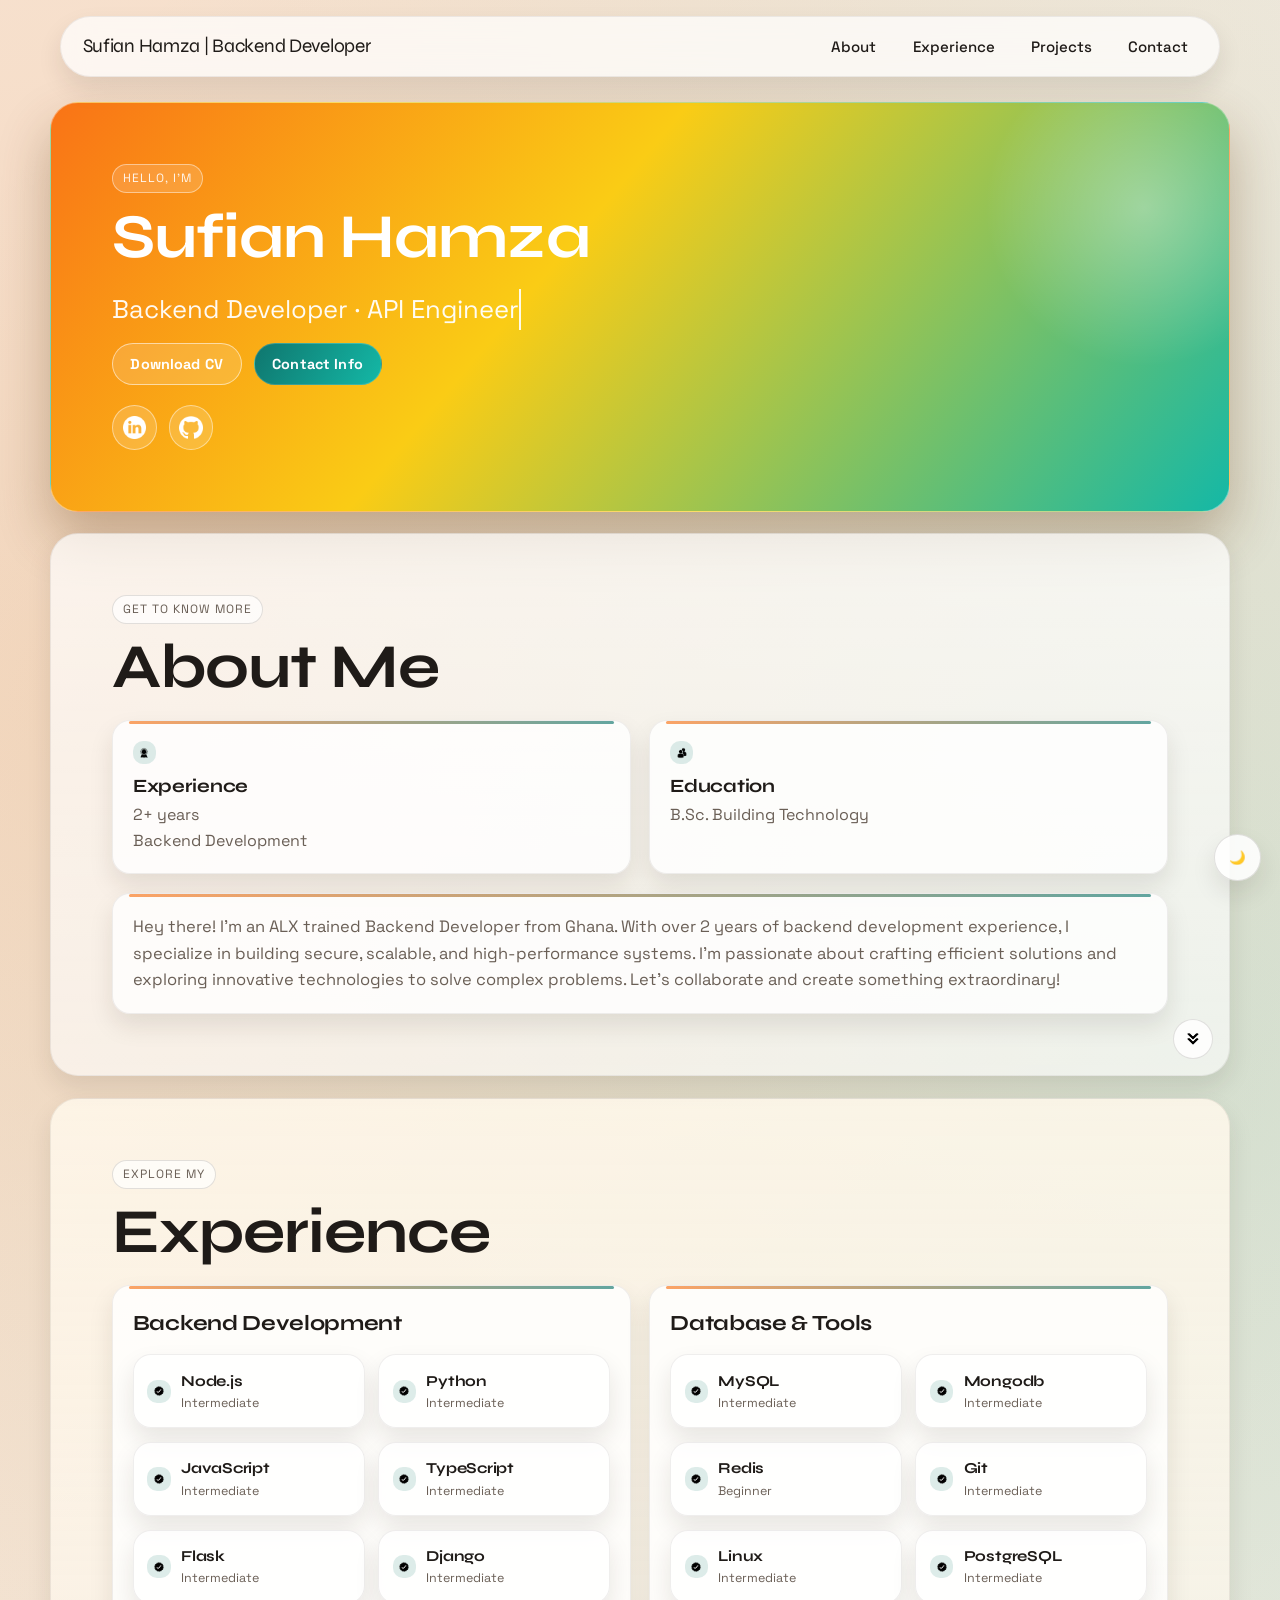
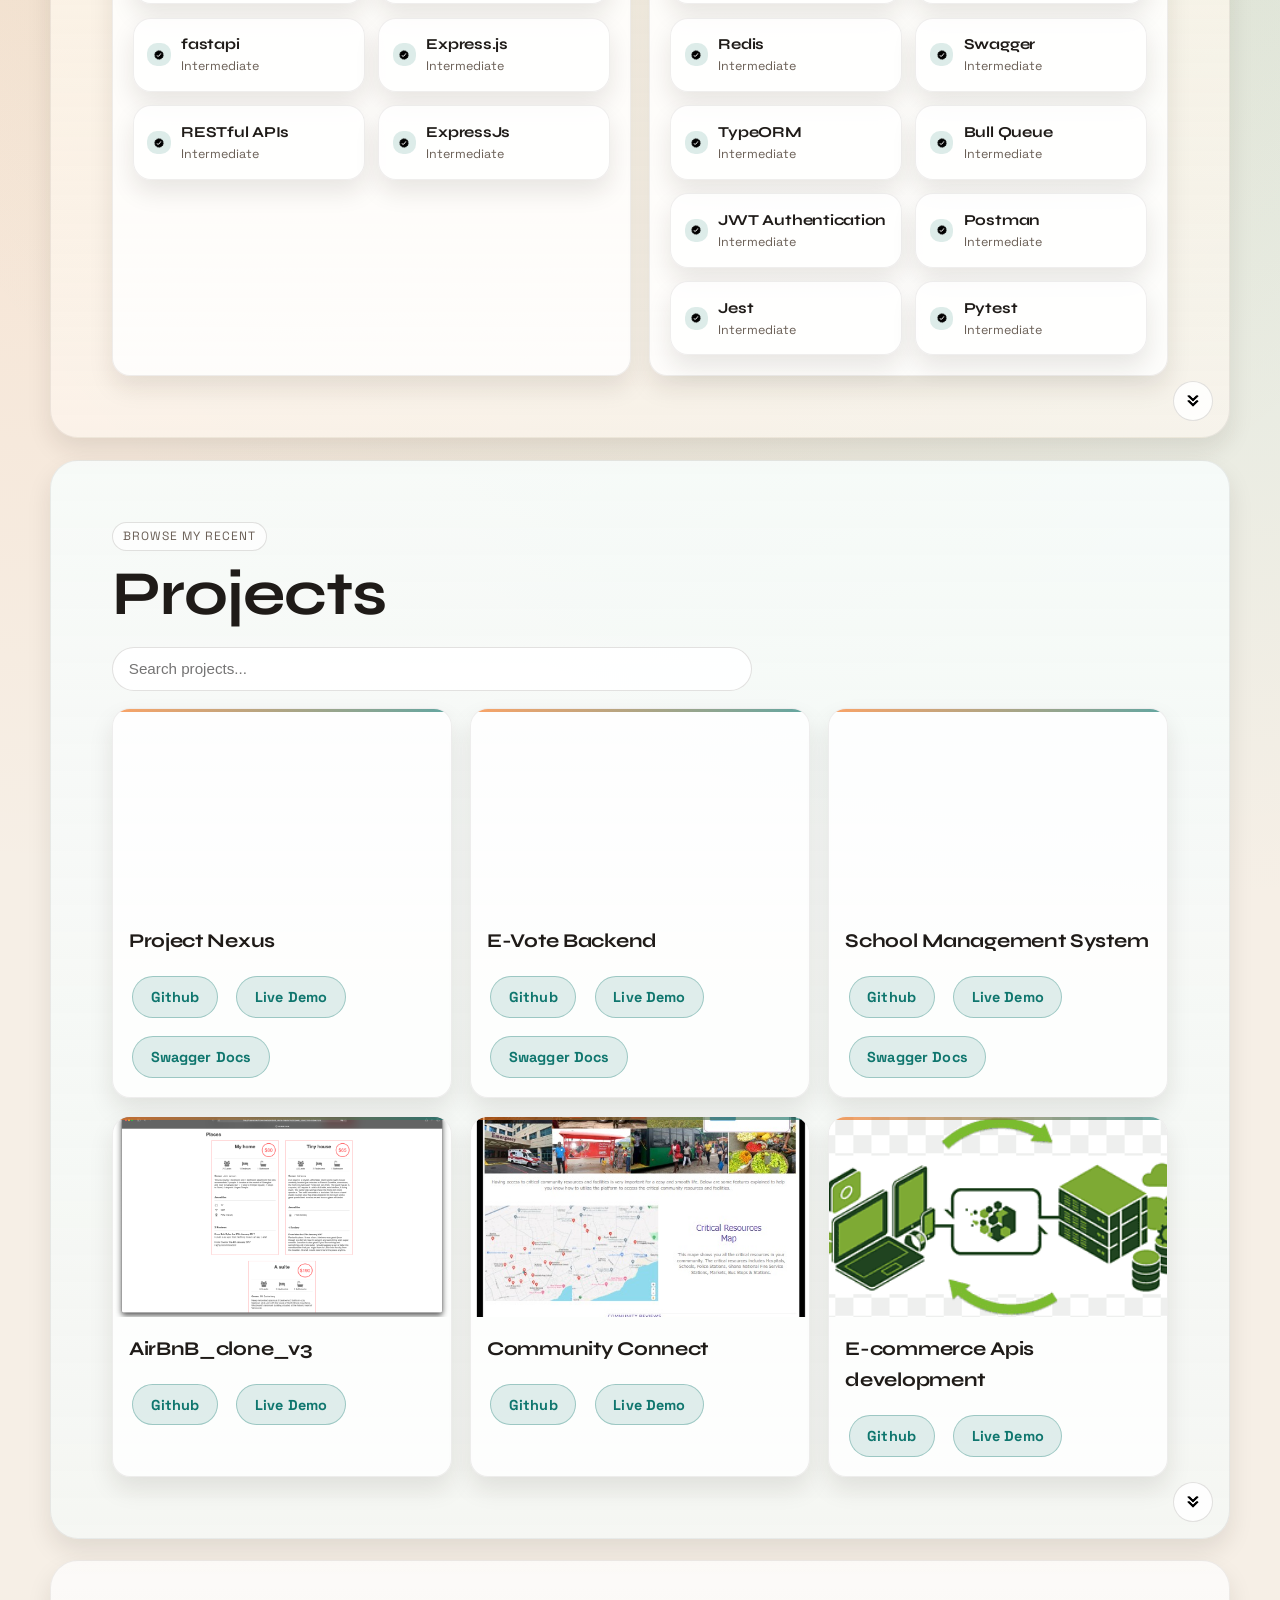
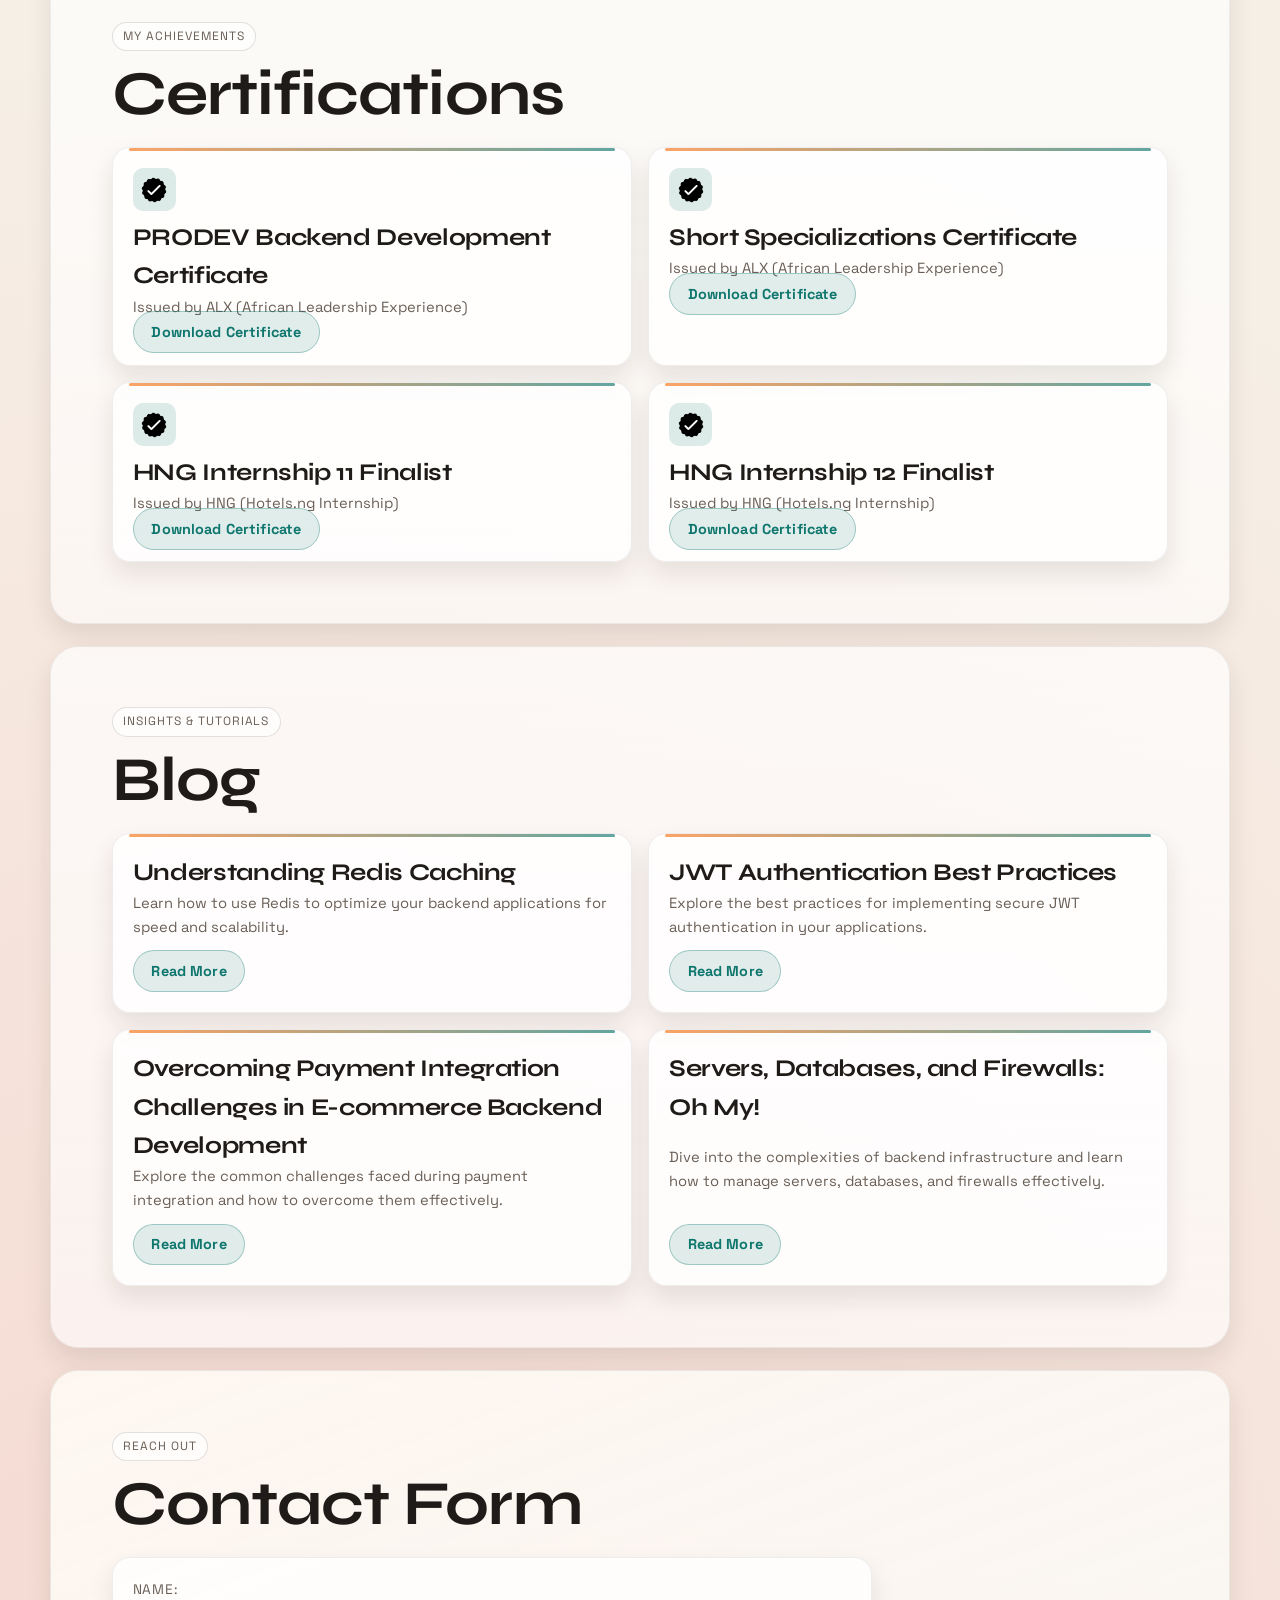
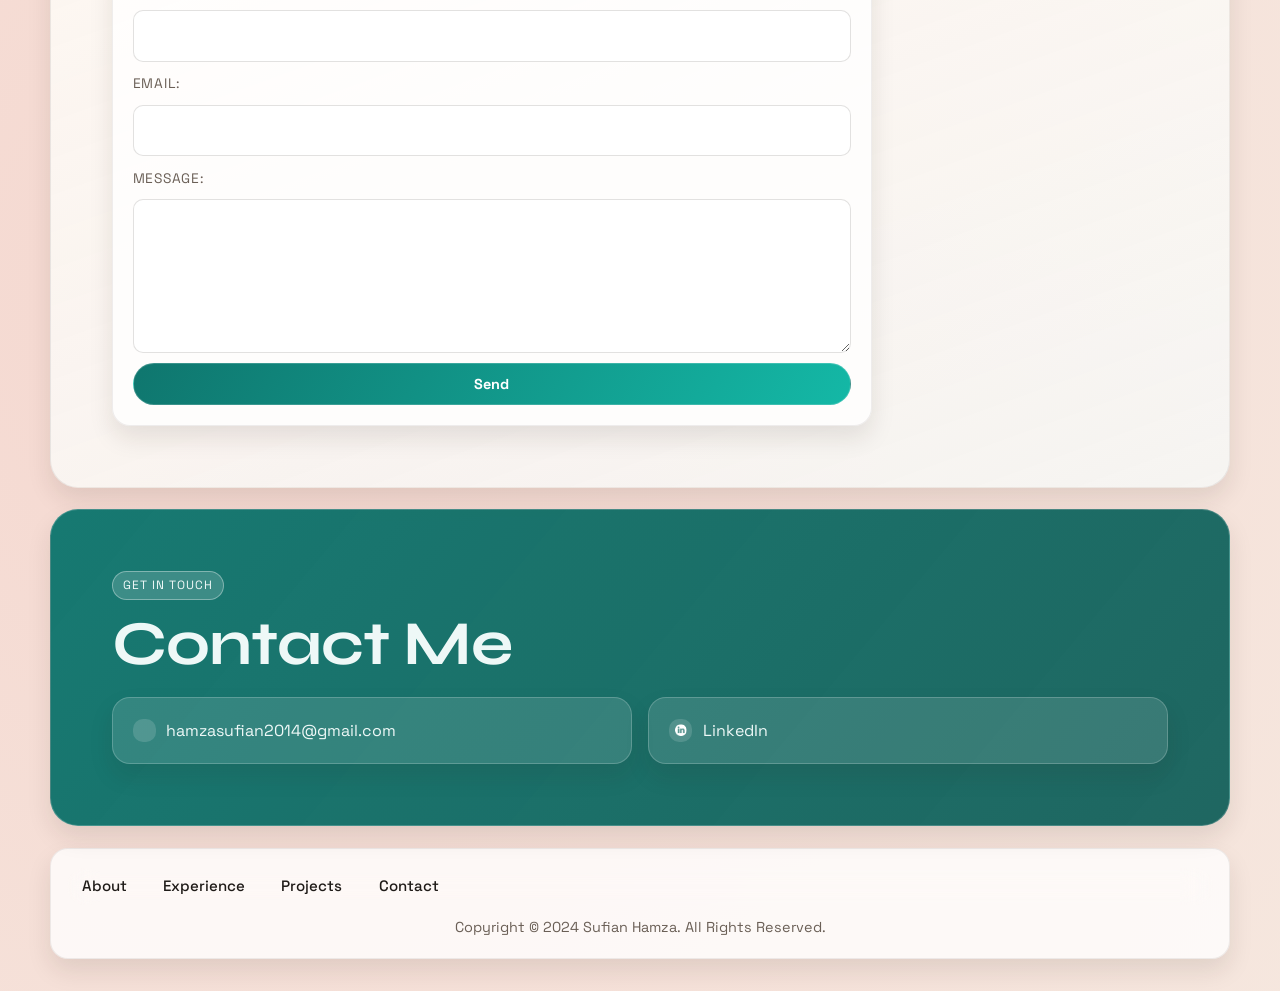
<file: index.html>
<!DOCTYPE html>
<html lang="en">

<head>
    <meta charset="UTF-8" />
    <meta http-equiv="X-UA-Compatible" content="IE=edge" />
    <meta name="viewport" content="width=device-width, initial-scale=1.0" />
    <title>Sufian Hamza | Backend Developer</title>
    <meta name="description" content="Portfolio website of Sufian Hamza, a backend developer focused on scalable APIs, secure systems, and high-performance web services." />
    <meta name="author" content="Sufian Hamza" />
    <meta name="robots" content="index, follow" />
    <meta name="theme-color" content="#0f766e" />
    <link rel="canonical" href="https://zee-ham-su.github.io/portfolio-website/" />

    <meta property="og:type" content="website" />
    <meta property="og:title" content="Sufian Hamza | Backend Developer" />
    <meta property="og:description" content="Backend developer portfolio showcasing projects, certifications, and technical writing." />
    <meta property="og:url" content="https://zee-ham-su.github.io/portfolio-website/" />
    <meta property="og:image" content="https://zee-ham-su.github.io/portfolio-website/assets/project-4.png" />
    <meta property="og:image:alt" content="Project preview from Sufian Hamza portfolio" />

    <meta name="twitter:card" content="summary_large_image" />
    <meta name="twitter:title" content="Sufian Hamza | Backend Developer" />
    <meta name="twitter:description" content="Backend developer portfolio showcasing projects, certifications, and technical writing." />
    <meta name="twitter:image" content="https://zee-ham-su.github.io/portfolio-website/assets/project-4.png" />

    <link rel="stylesheet" href="style.css" />
    <link rel="stylesheet" href="mediaqueries.css" />
    <!-- Google Analytics -->
    <script async src="https://www.googletagmanager.com/gtag/js?id=UA-XXXXXXXXX-X"></script>
    <script>
        window.dataLayer = window.dataLayer || [];
        function gtag(){dataLayer.push(arguments);}
        gtag('js', new Date());

        gtag('config', 'UA-XXXXXXXXX-X');
    </script>
</head>

<body>
    <nav id="desktop-nav">
        <div class="logo">Sufian Hamza | Backend Developer</div>
        <div>
            <ul class="nav-links">
                <li><a href="#about">About</a></li>
                <li><a href="#experience">Experience</a></li>
                <li><a href="#projects">Projects</a></li>
                <li><a href="#contact">Contact</a></li>
            </ul>
        </div>
    </nav>
    <nav id="hamburger-nav">
        <div class="logo">Sufian Hamza | Backend Developer</div>
        <div class="hamburger-menu">
            <button class="hamburger-icon" type="button" aria-label="Toggle navigation menu" aria-expanded="false" onclick="toggleMenu()">
                <span></span>
                <span></span>
                <span></span>
            </button>
            <ul class="menu-links">
                <li><a href="#about" onclick="toggleMenu()">About</a></li>
                <li><a href="#experience" onclick="toggleMenu()">Experience</a></li>
                <li><a href="#projects" onclick="toggleMenu()">Projects</a></li>
                <li><a href="#contact" onclick="toggleMenu()">Contact</a></li>
            </ul>
        </div>
    </nav>
    <button id="dark-mode-toggle" class="theme-toggle" type="button" aria-label="Toggle dark mode" aria-pressed="false">🌙</button>
    <section id="profile">
        <div class="section__text">
            <p class="section__text__p1">Hello, I'm</p>
            <h1 class="title glow-text">Sufian Hamza</h1>
            <p class="section__text__p2"><span class="typed-text"></span><span class="cursor">&nbsp;</span></p>
            <div class="btn-container">
                <button class="btn btn-color-2" onclick="window.open('./assets/resume-example.pdf')">
                    Download CV
                </button>
                <button class="btn btn-color-1" onclick="location.href='./#contact'">
                    Contact Info
                </button>
            </div>
            <div id="socials-container">
                <a href="https://www.linkedin.com/in/hamza-sufian-4b1200106?lipi=urn%3Ali%3Apage%3Ad_flagship3_profile_view_base_contact_details%3BFi2xtFT2TN6ev2rzOmdROA%3D%3D"
                    target="_blank" rel="noopener noreferrer" aria-label="Open LinkedIn profile">
                    <img loading="eager" decoding="async" fetchpriority="high" src="./assets/linkedin.png" alt="My LinkedIn profile" class="icon" />
                </a>
                <a href="https://github.com/zee-ham-su" target="_blank" rel="noopener noreferrer" aria-label="Open GitHub profile">
                    <img loading="eager" decoding="async" fetchpriority="high" src="./assets/github.png" alt="My Github profile" class="icon" />
                </a>
            </div>
        </div>
    </section>
    <section id="about">
        <p class="section__text__p1">Get To Know More</p>
        <h1 class="title">About Me</h1>
        <div class="section-container">
            <div class="about-details-container">
                <div class="about-containers">
                    <div class="details-container">
                        <img loading="lazy" decoding="async" src="./assets/experience.png" alt="Experience icon" class="icon" />
                        <h3>Experience</h3>
                        <p>2+ years <br />Backend Development</p>
                    </div>
                    <div class="details-container">
                        <img loading="lazy" decoding="async" src="./assets/education.png" alt="Education icon" class="icon" />
                        <h3>Education</h3>
                        <p>B.Sc. Building Technology<br /></p>
                    </div>
                </div>
                <div class="text-container">
                    <p>
                        Hey there! I'm an ALX trained Backend Developer from Ghana.
                        With over 2 years of backend development experience, I specialize in building secure, scalable, and high-performance systems. I'm passionate about crafting efficient solutions and exploring innovative technologies to solve complex problems. Let's collaborate and create something extraordinary!
                    </p>
                </div>
            </div>
        </div>
        <a href="#experience" class="arrow" aria-label="Go to Experience section">
            <img loading="lazy" decoding="async" src="./assets/arrow.png" alt="Arrow icon" class="icon" />
        </a>
    </section>
    <section id="experience">
        <p class="section__text__p1">Explore My</p>
        <h1 class="title">Experience</h1>
        <div class="experience-details-container">
            <div class="about-containers">
                <div class="details-container">
                    <h2 class="experience-sub-title">Backend Development</h2>
                    <div class="article-container">
                        <article>
                            <img loading="lazy" decoding="async" src="./assets/checkmark.png" alt="Experience icon" class="icon" />
                            <div>
                                <h3>Node.js</h3>
                                <p>Intermediate</p>
                            </div>
                        </article>
                        <article>
                            <img loading="lazy" decoding="async" src="./assets/checkmark.png" alt="Experience icon" class="icon" />
                            <div>
                                <h3>Python</h3>
                                <p>Intermediate</p>
                            </div>
                        </article>
                        <article>
                            <img loading="lazy" decoding="async" src="./assets/checkmark.png" alt="Experience icon" class="icon" />
                            <div>
                                <h3>JavaScript</h3>
                                <p>Intermediate</p>
                            </div>
                        </article>

                        <article>
                            <img loading="lazy" decoding="async" src="./assets/checkmark.png" alt="Experience icon" class="icon" />
                            <div>
                                <h3>TypeScript</h3>
                                <p>Intermediate</p>
                            </div>
                        </article>
                        <article>
                            <img loading="lazy" decoding="async" src="./assets/checkmark.png" alt="Experience icon" class="icon" />
                            <div>
                                <h3>Flask</h3>
                                <p>Intermediate</p>
                            </div>
                        </article>
                        <article>
                            <img loading="lazy" decoding="async" src="./assets/checkmark.png" alt="Experience icon" class="icon" />
                            <div>
                                <h3>Django</h3>
                                <p>Intermediate</p>
                            </div>
                        </article>
                        <article>
                            <img loading="lazy" decoding="async" src="./assets/checkmark.png" alt="Experience icon" class="icon" />
                            <div>
                                <h3>fastapi</h3>
                                <p>Intermediate</p>
                            </div>
                        </article>
                        <article>
                            <img loading="lazy" decoding="async" src="./assets/checkmark.png" alt="Experience icon" class="icon" />
                            <div>
                                <h3>Express.js</h3>
                                <p>Intermediate</p>
                            </div>
                        </article>
                        <article>
                            <img loading="lazy" decoding="async" src="./assets/checkmark.png" alt="Experience icon" class="icon" />
                            <div>
                                <h3>RESTful APIs</h3>
                                <p>Intermediate</p>
                            </div>
                        </article>
                        <article>
                            <img loading="lazy" decoding="async" src="./assets/checkmark.png" alt="Experience icon" class="icon" />
                            <div>
                                <h3>ExpressJs</h3>
                                <p>Intermediate</p>
                            </div>
                        </article>
                    </div>
                </div>
                <div class="details-container">
                    <h2 class="experience-sub-title">Database & Tools</h2>
                    <div class="article-container">
                        <article>
                            <img loading="lazy" decoding="async" src="./assets/checkmark.png" alt="Experience icon" class="icon" />
                            <div>
                                <h3>MySQL</h3>
                                <p>Intermediate</p>
                            </div>
                        </article>
                        <article>
                            <img loading="lazy" decoding="async" src="./assets/checkmark.png" alt="Experience icon" class="icon" />
                            <div>
                                <h3>Mongodb</h3>
                                <p>Intermediate</p>
                            </div>
                        </article>
                        <article>
                            <img loading="lazy" decoding="async" src="./assets/checkmark.png" alt="Experience icon" class="icon" />
                            <div>
                                <h3>Redis</h3>
                                <p>Beginner</p>
                            </div>
                        </article>
                        <article>
                            <img loading="lazy" decoding="async" src="./assets/checkmark.png" alt="Experience icon" class="icon" />
                            <div>
                                <h3>Git</h3>
                                <p>Intermediate</p>
                            </div>
                        </article>
                        <article>
                            <img loading="lazy" decoding="async" src="./assets/checkmark.png" alt="Experience icon" class="icon" />
                            <div>
                                <h3>Linux</h3>
                                <p>Intermediate</p>
                            </div>
                        </article>
                        <article>
                            <img loading="lazy" decoding="async" src="./assets/checkmark.png" alt="Experience icon" class="icon" />
                            <div>
                                <h3>PostgreSQL</h3>
                                <p>Intermediate</p>
                            </div>
                        </article>
                        <article>
                            <img loading="lazy" decoding="async" src="./assets/checkmark.png" alt="Experience icon" class="icon" />
                            <div>
                                <h3>Redis</h3>
                                <p>Intermediate</p>
                            </div>
                        </article>
                        <article>
                            <img loading="lazy" decoding="async" src="./assets/checkmark.png" alt="Experience icon" class="icon" />
                            <div>
                                <h3>Swagger</h3>
                                <p>Intermediate</p>
                            </div>
                        </article>
                        <article>
                            <img loading="lazy" decoding="async" src="./assets/checkmark.png" alt="Experience icon" class="icon" />
                            <div>
                                <h3>TypeORM</h3>
                                <p>Intermediate</p>
                            </div>
                        </article>
                        <article>
                            <img loading="lazy" decoding="async" src="./assets/checkmark.png" alt="Experience icon" class="icon" />
                            <div>
                                <h3>Bull Queue</h3>
                                <p>Intermediate</p>
                            </div>
                        </article>
                        <article>
                            <img loading="lazy" decoding="async" src="./assets/checkmark.png" alt="Experience icon" class="icon" />
                            <div>
                                <h3>JWT Authentication</h3>
                                <p>Intermediate</p>
                            </div>
                        </article>
                        <article>
                            <img loading="lazy" decoding="async" src="./assets/checkmark.png" alt="Experience icon" class="icon" />
                            <div>
                                <h3>Postman</h3>
                                <p>Intermediate</p>
                            </div>
                        </article>
                        <article>
                            <img loading="lazy" decoding="async" src="./assets/checkmark.png" alt="Experience icon" class="icon" />
                            <div>
                                <h3>Jest</h3>
                                <p>Intermediate</p>
                            </div>
                        </article>
                        <article>
                            <img loading="lazy" decoding="async" src="./assets/checkmark.png" alt="Experience icon" class="icon" />
                            <div>
                                <h3>Pytest</h3>
                                <p>Intermediate</p>
                            </div>
                        </article>
                    </div>
                </div>
            </div>
        </div>
        <a href="#projects" class="arrow" aria-label="Go to Projects section">
            <img loading="lazy" decoding="async" src="./assets/arrow.png" alt="Arrow icon" class="icon" />
        </a>
    </section>
    <section id="projects">
        <p class="section__text__p1">Browse My Recent</p>
        <h1 class="title">Projects</h1>
        <div id="project-filter">
            <input type="text" id="searchBar" placeholder="Search projects...">
        </div>
        <div class="experience-details-container">
            <div class="about-containers">
                <div class="details-container color-container">
                    <div class="article-container">
                        <img loading="lazy" decoding="async" src="./assets/project-4.png" alt="Project 4" class="project-img" fetchpriority="low" />
                    </div>
                    <h2 class="experience-sub-title project-title">Project Nexus</h2>
                    <div class="btn-container">
                        <button class="btn btn-color-2 project-btn"
                            onclick="location.href='https://github.com/zee-ham-su/Project-Nexus'">
                            Github
                        </button>
                        <button class="btn btn-color-2 project-btn"
                            onclick="location.href='https://sankofa-flix.vercel.app/'">
                            Live Demo
                        </button>
                        <button class="btn btn-color-2 project-btn"
                            onclick="location.href='https://flick-nexus-finder-7b5f0047c57a.herokuapp.com/api/docs/'">
                            Swagger Docs
                        </button>
                    </div>
                </div>
                <div class="details-container color-container">
                    <div class="article-container">
                        <img loading="lazy" decoding="async" src="./assets/project-5.png" alt="Project 5" class="project-img" fetchpriority="low" />
                    </div>
                    <h2 class="experience-sub-title project-title">E-Vote Backend</h2>
                    <div class="btn-container">
                        <button class="btn btn-color-2 project-btn"
                            onclick="location.href='https://github.com/hngprojects/E-Vote-BE'">
                            Github
                        </button>
                        <button class="btn btn-color-2 project-btn"
                            onclick="location.href='https://resolve.vote/'">
                            Live Demo
                        </button>
                        <button class="btn btn-color-2 project-btn"
                            onclick="location.href='https://api.staging.resolve.vote/api/docs#/'">
                            Swagger Docs
                        </button>
                    </div>
                </div>
                <div class="details-container color-container">
                    <div class="article-container">
                        <img loading="lazy" decoding="async" src="./assets/project-6.png" alt="Project 6" class="project-img" fetchpriority="low" />
                    </div>
                    <h2 class="experience-sub-title project-title">School Management System</h2>
                    <div class="btn-container">
                        <button class="btn btn-color-2 project-btn"
                            onclick="location.href='https://github.com/myssinc/SMS'">
                            Github
                        </button>
                        <button class="btn btn-color-2 project-btn"
                            onclick="location.href='http://143.110.220.72/login'">
                            Live Demo
                        </button>
                        <button class="btn btn-color-2 project-btn"
                            onclick="location.href='http://143.110.220.72/swagger/'">
                            Swagger Docs
                        </button>
                    </div>
                </div>
                <div class="details-container color-container">
                    <div class="article-container">
                        <img loading="lazy" decoding="async" src="./assets/project-1.png" alt="Project 1" class="project-img" fetchpriority="low" />
                    </div>
                    <h2 class="experience-sub-title project-title">AirBnB_clone_v3</h2>
                    <div class="btn-container">
                        <button class="btn btn-color-2 project-btn"
                            onclick="location.href='https://github.com/zee-ham-su/AirBnB_clone_v3.git'">
                            Github
                        </button>
                        <button class="btn btn-color-2 project-btn"
                            onclick="location.href='https://github.com/zee-ham-su/AirBnB_clone_v3.git'">
                            Live Demo
                        </button>
                    </div>
                </div>
                <div class="details-container color-container">
                    <div class="article-container">
                        <img loading="lazy" decoding="async" src="./assets/project-2.png" alt="Project 2" class="project-img" fetchpriority="low" />
                    </div>
                    <h2 class="experience-sub-title project-title">Community Connect</h2>
                    <div class="btn-container">
                        <button class="btn btn-color-2 project-btn"
                            onclick="location.href='https://github.com/zee-ham-su/comconn'">
                            Github
                        </button>
                        <button class="btn btn-color-2 project-btn"
                            onclick="location.href='https://youtu.be/AJQCdvx_MZY'">
                            Live Demo
                        </button>
                    </div>
                </div>
                <div class="details-container color-container">
                    <div class="article-container">
                        <img loading="lazy" decoding="async" src="./assets/project-3.png" alt="Project 3" class="project-img" fetchpriority="low" />
                    </div>
                    <h2 class="experience-sub-title project-title">E-commerce Apis development</h2>
                    <div class="btn-container">
                        <button class="btn btn-color-2 project-btn"
                            onclick="location.href='https://github.com/zee-ham-su/EThread'">
                            Github
                        </button>
                        <button class="btn btn-color-2 project-btn"
                            onclick="location.href='https://youtu.be/S31Y5nQ3_Ek'">
                            Live Demo
                        </button>
                    </div>
                </div>
            </div>
        </div>
        <a href="#contact" class="arrow" aria-label="Go to Contact form section">
            <img loading="lazy" decoding="async" src="./assets/arrow.png" alt="Arrow icon" class="icon" />
        </a>
    </section>

    <section id="certifications">
        <p class="section__text__p1">My Achievements</p>
        <h1 class="title">Certifications</h1>
        <div class="certifications-container">
            <div class="certification">
                <a href="./assets/86-prodev-backend-certificate-hamza-sufian.png" download>
                    <img loading="lazy" decoding="async" src="./assets/checkmark.png" alt="Backend Development Certificate" class="certification-img" />
                </a>
                <h2>PRODEV Backend Development Certificate</h2>
                <p>Issued by ALX (African Leadership Experience)</p>
                <a href="./assets/86-prodev-backend-certificate-hamza-sufian.png" download class="btn btn-color-2">Download Certificate</a>
            </div>
            <div class="certification">
                <a href="./assets/17-short-specializations-certificate-hamza-sufian.png" download>
                    <img loading="lazy" decoding="async" src="./assets/checkmark.png" alt="Short Specializations Certificate" class="certification-img" />
                </a>
                <h2>Short Specializations Certificate</h2>
                <p>Issued by ALX (African Leadership Experience)</p>
                <a href="./assets/17-short-specializations-certificate-hamza-sufian.png" download class="btn btn-color-2">Download Certificate</a>
            </div>
            <div class="certification">
                <a href="./assets/HNG Internship 11_Hamza Sufian _certificate.pdf" download>
                    <img loading="lazy" decoding="async" src="./assets/checkmark.png" alt="HNG Internship 11 Certificate" class="certification-img" />
                </a>
                <h2>HNG Internship 11 Finalist</h2>
                <p>Issued by HNG (Hotels.ng Internship)</p>
                <a href="./assets/HNG Internship 11_Hamza Sufian _certificate.pdf" download class="btn btn-color-2">Download Certificate</a>
            </div>
            <div class="certification">
                <a href="./assets/HNG Internship 12_Hamza SUFIAN_certificate.pdf" download>
                    <img loading="lazy" decoding="async" src="./assets/checkmark.png" alt="HNG Internship 12 Certificate" class="certification-img" />
                </a>
                <h2>HNG Internship 12 Finalist</h2>
                <p>Issued by HNG (Hotels.ng Internship)</p>
                <a href="./assets/HNG Internship 12_Hamza SUFIAN_certificate.pdf" download class="btn btn-color-2">Download Certificate</a>
            </div>
        </div>
    </section>

    <section id="blog">
        <p class="section__text__p1">Insights & Tutorials</p>
        <h1 class="title">Blog</h1>
        <div class="blog-container">
            <div class="blog-post">
                <h2>Understanding Redis Caching</h2>
                <p>Learn how to use Redis to optimize your backend applications for speed and scalability.</p>
                <button class="btn btn-color-2" onclick="location.href='blog/redis-caching.html'">Read More</button>
            </div>
            <div class="blog-post">
                <h2>JWT Authentication Best Practices</h2>
                <p>Explore the best practices for implementing secure JWT authentication in your applications.</p>
                <button class="btn btn-color-2" onclick="location.href='https://medium.com/@hamzasufian2014/jwt-authentication-best-practices-a-guide-for-secure-web-applications-798b7a36f023'">Read More</button>
            </div>
            <div class="blog-post">
                <h2>Overcoming Payment Integration Challenges in E-commerce Backend Development</h2>
                <p>Explore the common challenges faced during payment integration and how to overcome them effectively.</p>
                <button class="btn btn-color-2" onclick="location.href='https://medium.com/@hamzasufian2014/overcoming-payment-integration-challenges-in-e-commerce-backend-development-c4e9971b0be3?source=your_stories_page--------------------------------------------'">Read More</button>
            </div>
            <div class="blog-post">
                <h2>Servers, Databases, and Firewalls: Oh My!</h2>
                <p>Dive into the complexities of backend infrastructure and learn how to manage servers, databases, and firewalls effectively.</p>
                <button class="btn btn-color-2" onclick="location.href='https://medium.com/@hamzasufian2014/servers-databases-and-firewalls-oh-my-cc094ef1f914?source=your_stories_page--------------------------------------------'">Read More</button>
            </div>
        </div>
    </section>

    <section id="contact">
        <p class="section__text__p1">Reach Out</p>
        <h1 class="title">Contact Form</h1>
        <form id="contact-form" action="https://formspree.io/f/mjkwwynp" method="POST">
            <label for="name">Name:</label>
            <input type="text" id="name" name="name" required>

            <label for="email">Email:</label>
            <input type="email" id="email" name="email" required>

            <label for="message">Message:</label>
            <textarea id="message" name="message" rows="5" required></textarea>

            <button type="submit" class="btn btn-color-1">Send</button>
        </form>
    </section>
    <section id="contact-info">
        <p class="section__text__p1">Get in Touch</p>
        <h1 class="title">Contact Me</h1>
        <div class="contact-info-upper-container">
            <div class="contact-info-container">
                <img loading="lazy" decoding="async" src="./assets/email.png" alt="Email icon" class="icon contact-icon email-icon" />
                <p><a href="mailto:hamzasufian2014@gmail.com">hamzasufian2014@gmail.com</a></p>
            </div>
            <div class="contact-info-container">
                <img loading="lazy" decoding="async" src="./assets/linkedin.png" alt="LinkedIn icon" class="icon contact-icon" />
                <p><a href="https://www.linkedin.com/in/hamza-sufian-4b1200106/" target="_blank" rel="noopener noreferrer">LinkedIn</a></p>
            </div>
        </div>
    </section>
    <footer>
        <nav>
            <div class="nav-links-container">
                <ul class="nav-links">
                    <li><a href="#about">About</a></li>
                    <li><a href="#experience">Experience</a></li>
                    <li><a href="#projects">Projects</a></li>
                    <li><a href="#contact">Contact</a></li>
                </ul>
            </div>
        </nav>
        <p>Copyright &#169; 2024 Sufian Hamza. All Rights Reserved.</p>
    </footer>
    <!-- Scroll to Top Button -->
    <button id="scrollToTop" type="button" title="Go to top" aria-label="Scroll to top">&#8679;</button>
    <script src="script.js"></script>
</body>

</html>
</file>
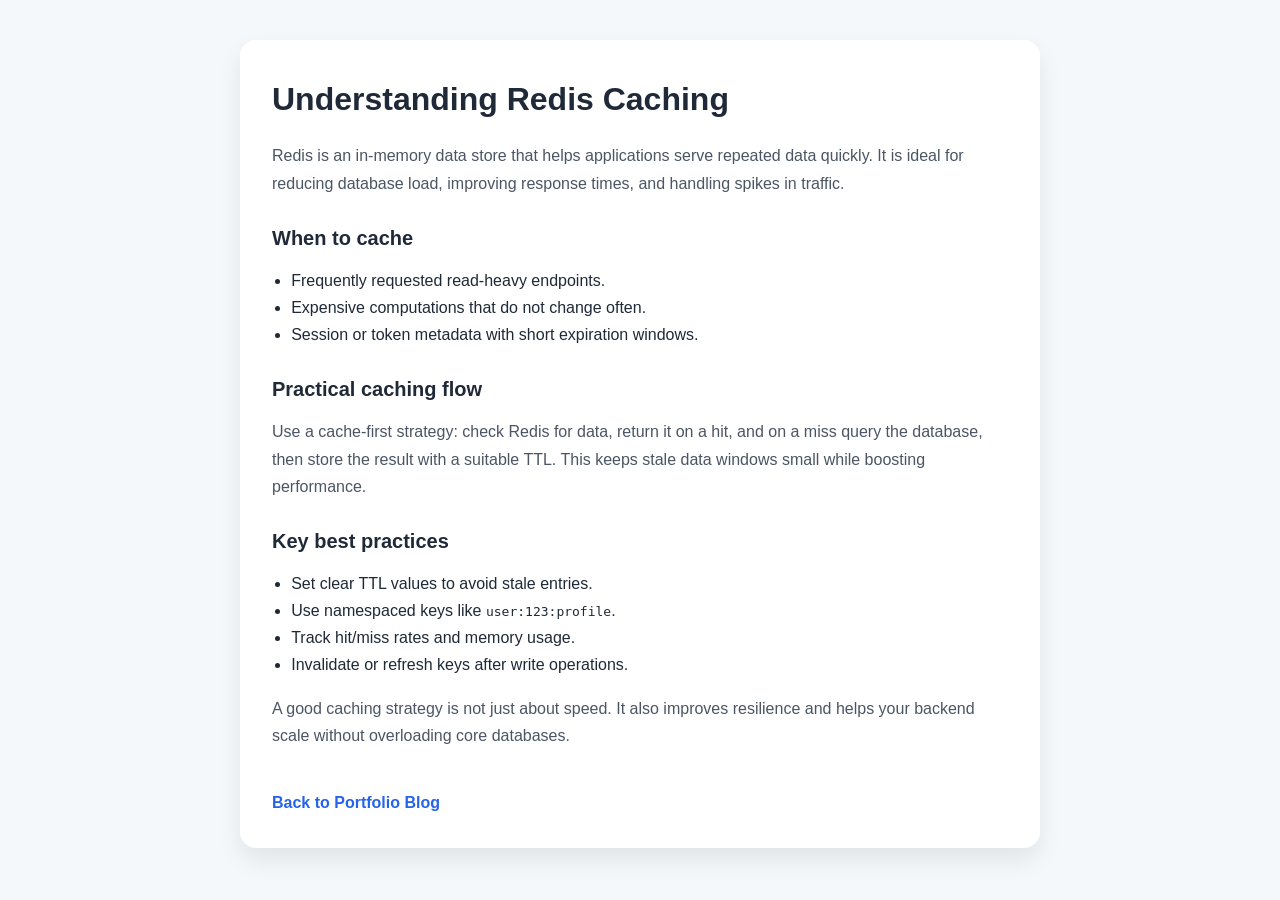
<file: blog/redis-caching.html>
<!DOCTYPE html>
<html lang="en">
<head>
    <meta charset="UTF-8" />
    <meta name="viewport" content="width=device-width, initial-scale=1.0" />
    <title>Understanding Redis Caching | Sufian Hamza</title>
    <style>
        :root {
            --bg: #f5f8fa;
            --text: #1f2937;
            --muted: #4b5563;
            --primary: #2563eb;
            --card: #ffffff;
        }

        * {
            box-sizing: border-box;
            margin: 0;
            padding: 0;
        }

        body {
            font-family: "Montserrat", sans-serif;
            background: var(--bg);
            color: var(--text);
            line-height: 1.7;
            padding: 40px 20px;
        }

        main {
            max-width: 800px;
            margin: 0 auto;
            background: var(--card);
            border-radius: 16px;
            padding: 32px;
            box-shadow: 0 12px 24px rgba(0, 0, 0, 0.08);
        }

        h1 {
            font-size: 2rem;
            margin-bottom: 1rem;
        }

        p {
            margin-bottom: 1rem;
            color: var(--muted);
        }

        h2 {
            margin: 1.5rem 0 0.75rem;
            font-size: 1.25rem;
        }

        ul {
            padding-left: 1.2rem;
            margin-bottom: 1rem;
        }

        a {
            color: var(--primary);
            text-decoration: none;
            font-weight: 600;
        }

        a:hover {
            text-decoration: underline;
        }

        .back-link {
            display: inline-block;
            margin-top: 1.5rem;
        }
    </style>
</head>
<body>
    <main>
        <h1>Understanding Redis Caching</h1>
        <p>
            Redis is an in-memory data store that helps applications serve repeated data quickly.
            It is ideal for reducing database load, improving response times, and handling spikes in traffic.
        </p>

        <h2>When to cache</h2>
        <ul>
            <li>Frequently requested read-heavy endpoints.</li>
            <li>Expensive computations that do not change often.</li>
            <li>Session or token metadata with short expiration windows.</li>
        </ul>

        <h2>Practical caching flow</h2>
        <p>
            Use a cache-first strategy: check Redis for data, return it on a hit, and on a miss query the database,
            then store the result with a suitable TTL. This keeps stale data windows small while boosting performance.
        </p>

        <h2>Key best practices</h2>
        <ul>
            <li>Set clear TTL values to avoid stale entries.</li>
            <li>Use namespaced keys like <code>user:123:profile</code>.</li>
            <li>Track hit/miss rates and memory usage.</li>
            <li>Invalidate or refresh keys after write operations.</li>
        </ul>

        <p>
            A good caching strategy is not just about speed. It also improves resilience and helps your backend scale
            without overloading core databases.
        </p>

        <a class="back-link" href="../index.html#blog">Back to Portfolio Blog</a>
    </main>
</body>
</html>
</file>
<file: style.css>
/* NEW PORTFOLIO VISUAL SYSTEM */
@import url("https://fonts.googleapis.com/css2?family=Space+Grotesk:wght@400;500;700&family=Syne:wght@500;700;800&display=swap");

:root {
    --bg: #f6efe6;
    --bg-alt: #fef8f1;
    --surface: rgba(255, 255, 255, 0.8);
    --surface-strong: #ffffff;
    --text: #1f1b18;
    --muted: #6a5f56;
    --primary: #0f766e;
    --secondary: #f97316;
    --accent: #ef4444;
    --line: rgba(54, 45, 37, 0.14);
    --line-soft: rgba(54, 45, 37, 0.08);
    --ring: rgba(15, 118, 110, 0.25);
    --shadow-soft: 0 12px 24px rgba(35, 27, 20, 0.1);
    --shadow-strong: 0 24px 48px rgba(35, 27, 20, 0.16);
    --hero-gradient: linear-gradient(130deg, #f97316 0%, #facc15 42%, #14b8a6 100%);
    --section-grad: linear-gradient(180deg, rgba(255, 255, 255, 0.7), rgba(255, 255, 255, 0.6));
    --radius-lg: 28px;
    --radius-md: 18px;
    --radius-sm: 12px;
}

* {
    margin: 0;
    padding: 0;
    box-sizing: border-box;
}

html {
    scroll-behavior: smooth;
}

body {
    font-family: "Space Grotesk", sans-serif;
    background: radial-gradient(circle at 8% 12%, rgba(249, 115, 22, 0.2), transparent 34%),
        radial-gradient(circle at 92% 18%, rgba(20, 184, 166, 0.16), transparent 30%),
        radial-gradient(circle at 22% 88%, rgba(239, 68, 68, 0.14), transparent 36%),
        var(--bg);
    color: var(--text);
    line-height: 1.6;
    opacity: 0;
    transition: opacity 0.45s ease, background-color 0.3s ease, color 0.3s ease;
    min-height: 100vh;
}

body.loaded {
    opacity: 1;
}

p {
    color: var(--muted);
}

a {
    color: inherit;
    text-decoration: none;
}

a,
.btn,
.icon,
.arrow,
.theme-toggle,
#scrollToTop {
    transition: all 220ms ease;
}

h1,
h2,
h3,
.logo {
    font-family: "Syne", sans-serif;
    letter-spacing: -0.015em;
}

/* NAVIGATION */
nav {
    position: fixed;
    top: 1rem;
    left: 50%;
    transform: translateX(-50%);
    width: min(1160px, calc(100% - 2rem));
    z-index: 1000;
    border: 1px solid var(--line-soft);
    border-radius: 999px;
    padding: 0.7rem 1rem 0.7rem 1.35rem;
    background: rgba(255, 255, 255, 0.72);
    backdrop-filter: blur(14px);
    box-shadow: var(--shadow-soft);
    display: flex;
    align-items: center;
    justify-content: space-between;
}

.logo {
    font-size: clamp(0.9rem, 2vw, 1.2rem);
    color: var(--text);
}

.nav-links {
    list-style: none;
    display: flex;
    align-items: center;
    gap: 0.45rem;
}

.nav-links a {
    display: inline-flex;
    align-items: center;
    justify-content: center;
    min-height: 2.3rem;
    padding: 0.2rem 0.85rem;
    border-radius: 999px;
    color: var(--text);
    font-size: 0.94rem;
    font-weight: 500;
    border: 1px solid transparent;
}

.nav-links a:hover,
.nav-links a:focus-visible {
    border-color: var(--line);
    background: rgba(255, 255, 255, 0.8);
    outline: none;
}

#hamburger-nav {
    display: none;
}

.hamburger-menu {
    position: relative;
}

.hamburger-icon {
    width: 2.45rem;
    height: 2.45rem;
    border-radius: 999px;
    border: 1px solid var(--line);
    background: rgba(255, 255, 255, 0.85);
    display: inline-flex;
    flex-direction: column;
    justify-content: center;
    align-items: center;
    gap: 0.3rem;
    cursor: pointer;
}

.hamburger-icon span {
    width: 1rem;
    height: 2px;
    background: var(--text);
    border-radius: 2px;
}

.hamburger-icon.open span:first-child {
    transform: translateY(4px) rotate(45deg);
}

.hamburger-icon.open span:nth-child(2) {
    opacity: 0;
}

.hamburger-icon.open span:last-child {
    transform: translateY(-4px) rotate(-45deg);
}

.hamburger-icon:focus-visible {
    outline: 3px solid var(--ring);
    outline-offset: 2px;
}

.menu-links {
    list-style: none;
    position: absolute;
    top: calc(100% + 0.6rem);
    right: 0;
    width: min(80vw, 260px);
    border-radius: 16px;
    border: 1px solid var(--line-soft);
    background: rgba(255, 255, 255, 0.95);
    backdrop-filter: blur(14px);
    box-shadow: var(--shadow-soft);
    max-height: 0;
    overflow: hidden;
}

.menu-links.open {
    max-height: 360px;
    padding: 0.45rem;
}

.menu-links a {
    display: block;
    color: var(--text);
    font-weight: 500;
    border-radius: 10px;
    padding: 0.7rem 0.8rem;
}

.menu-links a:hover,
.menu-links a:focus-visible {
    background: rgba(15, 118, 110, 0.11);
    outline: none;
}

/* PAGE LAYOUT */
section,
footer {
    width: min(1180px, calc(100% - 2.25rem));
    margin-inline: auto;
}

section {
    margin-top: 1.35rem;
    border-radius: var(--radius-lg);
    border: 1px solid var(--line-soft);
    background: var(--section-grad);
    box-shadow: var(--shadow-soft);
    padding: clamp(2rem, 5vw, 3.8rem);
    position: relative;
    overflow: hidden;
}

section::before {
    content: "";
    position: absolute;
    inset: 0;
    background: linear-gradient(120deg, transparent 0%, rgba(255, 255, 255, 0.4) 35%, transparent 80%);
    opacity: 0;
    transform: translateX(-40%);
    pointer-events: none;
}

section:hover::before {
    opacity: 1;
    transform: translateX(10%);
    transition: opacity 0.5s ease, transform 0.65s ease;
}

.section__text__p1 {
    display: inline-flex;
    margin-bottom: 0.7rem;
    padding: 0.25rem 0.65rem;
    border-radius: 999px;
    border: 1px solid var(--line);
    font-size: 0.75rem;
    letter-spacing: 0.08em;
    text-transform: uppercase;
    color: var(--muted);
    background: rgba(255, 255, 255, 0.7);
}

.title {
    font-size: clamp(2rem, 5.6vw, 3.9rem);
    margin-bottom: 1.25rem;
    line-height: 1.04;
    color: var(--text);
    max-width: 18ch;
}

.section-container,
.about-details-container,
.experience-details-container {
    width: 100%;
}

.about-containers {
    display: grid;
    gap: 1.15rem;
}

#about .about-containers,
#experience .about-containers {
    grid-template-columns: repeat(2, minmax(0, 1fr));
}

#projects .about-containers {
    grid-template-columns: repeat(3, minmax(0, 1fr));
}

.details-container,
.text-container,
.certification,
.blog-post,
article,
form#contact-form,
.contact-info-container {
    border: 1px solid var(--line-soft);
    background: var(--surface);
    border-radius: var(--radius-md);
    box-shadow: var(--shadow-soft);
}

.details-container,
.text-container,
.certification,
.blog-post,
.contact-info-container {
    padding: 1.25rem;
    position: relative;
}

.details-container::after,
.text-container::after,
.certification::after,
.blog-post::after {
    content: "";
    position: absolute;
    left: 1rem;
    right: 1rem;
    top: 0;
    height: 3px;
    background: linear-gradient(90deg, var(--secondary), var(--primary));
    border-radius: 3px;
    opacity: 0.65;
}

.details-container:hover,
.text-container:hover,
.certification:hover,
.blog-post:hover,
article:hover,
.contact-info-container:hover {
    transform: translateY(-6px);
    box-shadow: var(--shadow-strong);
}

.details-container h3,
.experience-sub-title,
.project-title,
.certification h2,
.blog-post h2 {
    color: var(--text);
}

/* HERO */
#profile {
    margin-top: 6.4rem;
    background: var(--hero-gradient);
    color: #fffaf0;
    border: 1px solid rgba(255, 255, 255, 0.35);
    box-shadow: 0 26px 52px rgba(95, 55, 14, 0.32);
}

#profile::after {
    content: "";
    position: absolute;
    width: 330px;
    aspect-ratio: 1;
    border-radius: 50%;
    background: radial-gradient(circle, rgba(255, 255, 255, 0.34), transparent 68%);
    right: -80px;
    top: -60px;
    pointer-events: none;
}

#profile .section__text {
    max-width: 860px;
}

#profile .section__text__p1 {
    color: rgba(255, 255, 255, 0.9);
    border-color: rgba(255, 255, 255, 0.45);
    background: rgba(255, 255, 255, 0.15);
}

#profile .title {
    color: #fff;
    text-wrap: balance;
}

.section__text__p2 {
    font-size: clamp(1.1rem, 2.4vw, 1.6rem);
    color: rgba(255, 255, 255, 0.95);
    margin-bottom: 0.8rem;
    min-height: 1.9rem;
}

.typed-text::before {
    content: "Backend Developer · API Engineer";
    color: rgba(255, 255, 255, 0.95);
    animation: roleCycle 9s infinite;
}

.cursor {
    display: inline-block;
    width: 2px;
    background: rgba(255, 255, 255, 0.9);
    animation: blink 1s steps(1, end) infinite;
}

#socials-container {
    margin-top: 1.25rem;
    display: flex;
    gap: 0.75rem;
}

#socials-container a {
    width: 2.8rem;
    height: 2.8rem;
    border-radius: 50%;
    border: 1px solid rgba(255, 255, 255, 0.45);
    background: rgba(255, 255, 255, 0.16);
    display: inline-flex;
    align-items: center;
    justify-content: center;
}

#socials-container a:hover {
    transform: translateY(-3px);
    background: rgba(255, 255, 255, 0.3);
}

.icon {
    width: 1.45rem;
    height: 1.45rem;
}

#socials-container .icon {
    filter: brightness(0) invert(1);
}

/* BUTTONS */
.btn-container {
    display: flex;
    flex-wrap: wrap;
    gap: 0.75rem;
}

.btn {
    border-radius: 999px;
    border: 1px solid transparent;
    padding: 0.68rem 1.1rem;
    font-size: 0.9rem;
    font-weight: 700;
    letter-spacing: 0.01em;
    font-family: inherit;
    cursor: pointer;
    position: relative;
    isolation: isolate;
    overflow: hidden;
}

.btn::before {
    content: "";
    position: absolute;
    width: 180px;
    height: 180px;
    left: calc(var(--x, 90px) - 90px);
    top: calc(var(--y, 90px) - 90px);
    background: radial-gradient(circle, rgba(255, 255, 255, 0.34), transparent 58%);
    opacity: 0;
    transition: opacity 0.2s ease;
    z-index: -1;
}

.btn:hover::before {
    opacity: 1;
}

.btn-color-1 {
    background: linear-gradient(120deg, var(--primary), #14b8a6);
    color: #fff;
    border-color: rgba(255, 255, 255, 0.18);
}

.btn-color-1:hover {
    transform: translateY(-2px);
    box-shadow: 0 10px 22px rgba(15, 118, 110, 0.25);
}

.btn-color-2 {
    background: rgba(15, 118, 110, 0.12);
    border-color: rgba(15, 118, 110, 0.32);
    color: var(--primary);
}

.btn-color-2:hover {
    background: rgba(15, 118, 110, 0.2);
    transform: translateY(-2px);
}

#profile .btn-color-2 {
    border-color: rgba(255, 255, 255, 0.55);
    background: rgba(255, 255, 255, 0.14);
    color: #fff;
}

#profile .btn-color-2:hover {
    background: rgba(255, 255, 255, 0.26);
}

/* ABOUT */
.text-container {
    margin-top: 1.2rem;
    font-size: 1.03rem;
}

.details-container .icon,
article .icon,
.certification-img,
.contact-icon {
    border-radius: 10px;
    padding: 0.35rem;
    background: rgba(15, 118, 110, 0.14);
}

/* EXPERIENCE */
#experience {
    background: linear-gradient(180deg, rgba(255, 248, 235, 0.85), rgba(254, 248, 241, 0.6));
}

.experience-sub-title {
    font-size: 1.35rem;
    margin-bottom: 0.85rem;
}

.article-container {
    display: grid;
    grid-template-columns: repeat(2, minmax(0, 1fr));
    gap: 0.85rem;
}

article {
    padding: 0.85rem;
    display: flex;
    align-items: center;
    gap: 0.65rem;
}

article h3 {
    font-size: 0.95rem;
    margin-bottom: 0.05rem;
}

article p {
    font-size: 0.78rem;
}

/* PROJECTS */
#projects {
    background: linear-gradient(180deg, rgba(247, 252, 251, 0.88), rgba(244, 249, 248, 0.72));
}

#project-filter {
    margin-bottom: 1.1rem;
}

#searchBar {
    width: min(640px, 100%);
    padding: 0.78rem 1rem;
    border-radius: 999px;
    border: 1px solid var(--line);
    background: rgba(255, 255, 255, 0.9);
    color: var(--text);
    font-size: 0.95rem;
}

#searchBar:focus-visible {
    outline: 3px solid var(--ring);
    outline-offset: 2px;
}

#projects .details-container {
    padding: 0;
    overflow: hidden;
}

#projects .details-container::after {
    left: 0;
    right: 0;
}

#projects .article-container {
    display: block;
}

.project-img {
    width: 100%;
    height: 200px;
    object-fit: cover;
    display: block;
}

.project-title {
    margin: 1rem 1rem 0.2rem;
    font-size: 1.22rem;
}

.project-btn {
    margin: 0.2rem;
}

#projects .btn-container {
    padding: 0.8rem 1rem 1rem;
}

/* CERTIFICATIONS + BLOG */
.certifications-container,
.blog-container {
    display: grid;
    grid-template-columns: repeat(2, minmax(0, 1fr));
    gap: 1rem;
}

.certification p,
.blog-post p {
    font-size: 0.92rem;
}

.certification-img {
    width: 2.7rem;
    height: 2.7rem;
}

.blog-post {
    display: flex;
    flex-direction: column;
    justify-content: space-between;
}

.blog-post .btn {
    align-self: flex-start;
    margin-top: 0.7rem;
}

/* CONTACT */
#contact {
    background: linear-gradient(160deg, rgba(255, 250, 244, 0.9), rgba(246, 249, 248, 0.78));
}

form#contact-form {
    max-width: 760px;
    display: grid;
    gap: 0.65rem;
    padding: 1.25rem;
}

form#contact-form label {
    font-size: 0.86rem;
    text-transform: uppercase;
    letter-spacing: 0.05em;
    color: var(--muted);
}

form#contact-form input,
form#contact-form textarea {
    border: 1px solid var(--line);
    border-radius: 10px;
    padding: 0.75rem 0.8rem;
    font: inherit;
    color: var(--text);
    background: var(--surface-strong);
}

form#contact-form input:focus-visible,
form#contact-form textarea:focus-visible {
    outline: 3px solid var(--ring);
    outline-offset: 1px;
}

#contact-info {
    background: linear-gradient(130deg, rgba(15, 118, 110, 0.97), rgba(17, 94, 89, 0.94));
    border-color: rgba(255, 255, 255, 0.2);
}

#contact-info .section__text__p1,
#contact-info .title,
#contact-info p,
#contact-info a {
    color: #eef8f7;
}

#contact-info .section__text__p1 {
    background: rgba(255, 255, 255, 0.16);
    border-color: rgba(255, 255, 255, 0.35);
}

.contact-info-upper-container {
    display: grid;
    grid-template-columns: repeat(2, minmax(0, 1fr));
    gap: 1rem;
}

.contact-info-container {
    background: rgba(255, 255, 255, 0.12);
    border-color: rgba(255, 255, 255, 0.2);
    display: flex;
    align-items: center;
    gap: 0.65rem;
}

.contact-info-container .icon {
    filter: brightness(0) invert(1);
}

/* FOOTER */
footer {
    margin-top: 1.35rem;
    margin-bottom: 2rem;
    padding: 1.2rem 1rem;
    border-radius: var(--radius-md);
    border: 1px solid var(--line-soft);
    background: rgba(255, 255, 255, 0.78);
    box-shadow: var(--shadow-soft);
    text-align: center;
}

footer nav {
    position: static;
    transform: none;
    width: auto;
    border: none;
    background: transparent;
    box-shadow: none;
    padding: 0;
    margin-bottom: 0.7rem;
}

footer .nav-links {
    justify-content: center;
    flex-wrap: wrap;
}

footer p {
    font-size: 0.9rem;
}

/* FLOATING CONTROLS */
.theme-toggle,
#scrollToTop {
    position: fixed;
    right: 1.2rem;
    width: 2.9rem;
    height: 2.9rem;
    border-radius: 50%;
    border: 1px solid var(--line);
    background: rgba(255, 255, 255, 0.88);
    color: var(--text);
    box-shadow: var(--shadow-soft);
    cursor: pointer;
}

.theme-toggle {
    bottom: 1.2rem;
    z-index: 1200;
}

#scrollToTop {
    bottom: 4.6rem;
    z-index: 1190;
    display: none;
    font-size: 1.2rem;
}

.theme-toggle:hover,
#scrollToTop:hover {
    transform: translateY(-3px);
}

.theme-toggle.rotate {
    transform: rotate(180deg);
}

.theme-toggle:focus-visible,
#scrollToTop:focus-visible,
.btn:focus-visible,
a:focus-visible,
input:focus-visible,
textarea:focus-visible {
    outline: 3px solid var(--ring);
    outline-offset: 2px;
}

/* ARROWS BETWEEN SECTIONS */
.arrow {
    position: absolute;
    right: 1rem;
    bottom: 1rem;
    width: 2.5rem;
    height: 2.5rem;
    border-radius: 999px;
    border: 1px solid var(--line);
    background: rgba(255, 255, 255, 0.85);
    display: inline-flex;
    align-items: center;
    justify-content: center;
}

.arrow:hover {
    transform: translateY(-2px);
}

.arrow .icon {
    width: 1rem;
    height: 1rem;
    filter: none;
    padding: 0;
    background: transparent;
}

/* DARK MODE */
body.dark-mode {
    --bg: #111922;
    --bg-alt: #1a2530;
    --surface: rgba(28, 41, 56, 0.78);
    --surface-strong: #1d2d40;
    --text: #edf5ff;
    --muted: #a8bccf;
    --primary: #34d399;
    --secondary: #fb923c;
    --accent: #f87171;
    --line: rgba(235, 245, 255, 0.2);
    --line-soft: rgba(235, 245, 255, 0.12);
    --ring: rgba(52, 211, 153, 0.35);
    --shadow-soft: 0 14px 26px rgba(0, 0, 0, 0.25);
    --shadow-strong: 0 22px 42px rgba(0, 0, 0, 0.35);
    --section-grad: linear-gradient(180deg, rgba(22, 33, 45, 0.88), rgba(20, 30, 43, 0.8));
}

body.dark-mode nav,
body.dark-mode .menu-links,
body.dark-mode footer,
body.dark-mode .theme-toggle,
body.dark-mode #scrollToTop,
body.dark-mode .arrow {
    background: rgba(17, 27, 39, 0.87);
    border-color: var(--line-soft);
}

body.dark-mode .menu-links a:hover,
body.dark-mode .menu-links a:focus-visible {
    background: rgba(52, 211, 153, 0.14);
}

body.dark-mode #profile {
    box-shadow: 0 26px 52px rgba(0, 0, 0, 0.35);
}

body.dark-mode #projects,
body.dark-mode #experience,
body.dark-mode #about,
body.dark-mode #certifications,
body.dark-mode #blog,
body.dark-mode #contact {
    background: var(--section-grad);
}

body.dark-mode #contact-info {
    background: linear-gradient(130deg, rgba(10, 83, 78, 0.97), rgba(23, 64, 110, 0.92));
}

/* MOTION */
@keyframes blink {
    0%,
    50% {
        opacity: 1;
    }

    51%,
    100% {
        opacity: 0;
    }
}

@keyframes roleCycle {
    0%,
    33% {
        content: "Backend Developer · API Engineer";
    }

    34%,
    66% {
        content: "Node.js · Python · TypeScript";
    }

    67%,
    100% {
        content: "Scalable Systems · Secure APIs";
    }
}

@media (prefers-reduced-motion: reduce) {
    html {
        scroll-behavior: auto;
    }

    *,
    *::before,
    *::after {
        animation-duration: 0.01ms !important;
        animation-iteration-count: 1 !important;
        transition-duration: 0.01ms !important;
    }

    section::before,
    .btn::before {
        display: none !important;
    }

    .details-container:hover,
    .text-container:hover,
    .certification:hover,
    .blog-post:hover,
    article:hover,
    .contact-info-container:hover,
    .theme-toggle:hover,
    #scrollToTop:hover,
    .arrow:hover,
    .btn-color-1:hover,
    .btn-color-2:hover {
        transform: none !important;
    }
}

/* RESPONSIVE */
@media (max-width: 1080px) {
    #projects .about-containers {
        grid-template-columns: repeat(2, minmax(0, 1fr));
    }

    .certifications-container,
    .blog-container,
    .contact-info-upper-container {
        grid-template-columns: 1fr;
    }
}

@media (max-width: 860px) {
    #desktop-nav {
        display: none;
    }

    #hamburger-nav {
        display: flex;
    }

    nav {
        width: calc(100% - 1.25rem);
        top: 0.6rem;
    }

    section,
    footer {
        width: calc(100% - 1.25rem);
    }

    #about .about-containers,
    #experience .about-containers,
    #projects .about-containers,
    .article-container {
        grid-template-columns: 1fr;
    }

    #profile {
        margin-top: 5.4rem;
    }

    .arrow {
        display: none;
    }
}

@media (max-width: 560px) {
    .title {
        font-size: clamp(1.8rem, 10vw, 2.45rem);
    }

    section {
        padding: 1.2rem;
    }

    .btn {
        width: 100%;
    }

    .btn-container {
        width: 100%;
    }

    .theme-toggle,
    #scrollToTop {
        right: 0.8rem;
        width: 2.65rem;
        height: 2.65rem;
    }

    #scrollToTop {
        bottom: 4rem;
    }
}
</file>
<file: mediaqueries.css>
/* Breakpoint rules are consolidated in style.css for the redesigned UI. */
</file>
